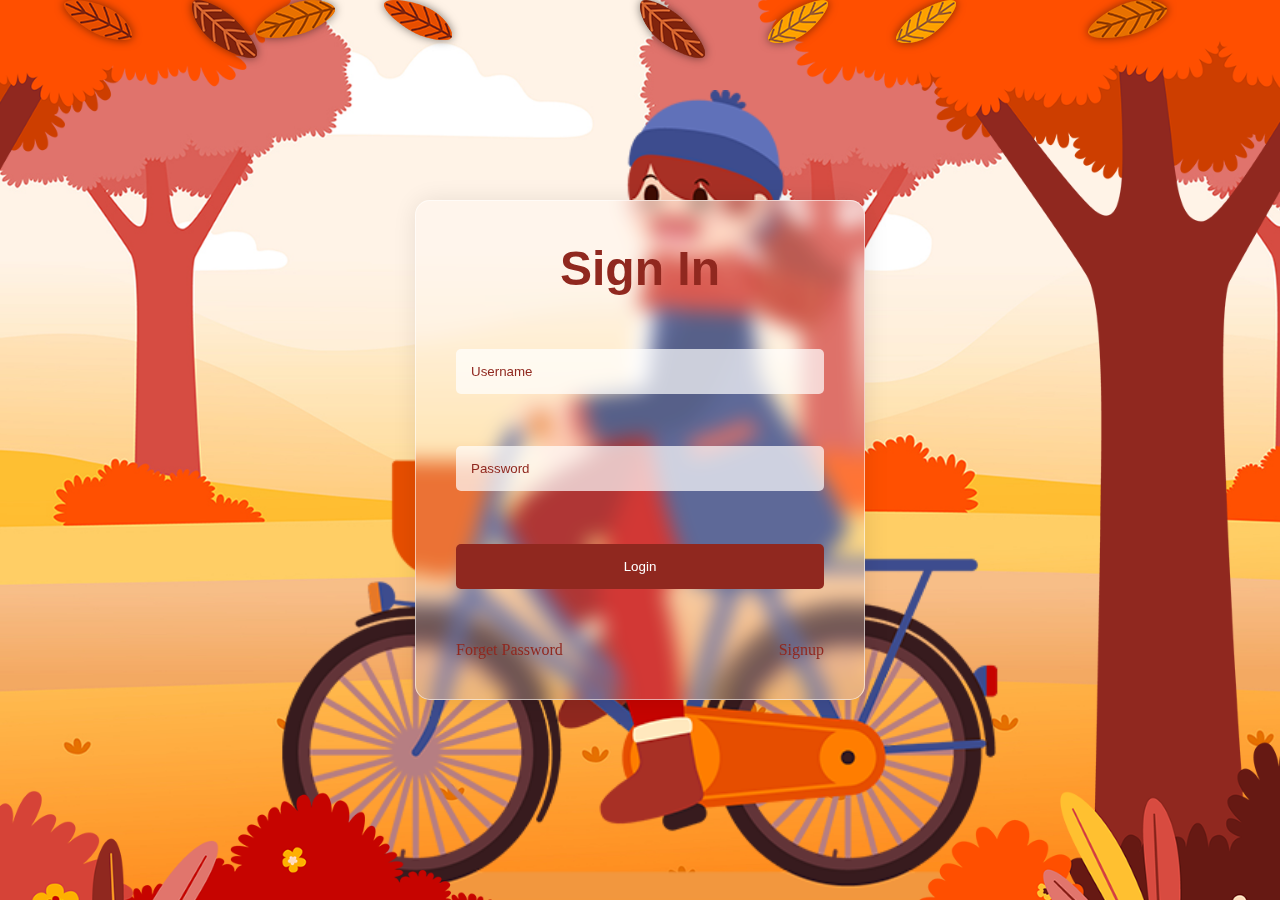
<file: Animated Glassmorphism Login Page/index.html>
<!DOCTYPE html>
<html lang="en">
  <head>
    <meta charset="UTF-8" />
    <title>Animated Glassmorphism Login Page</title>
    <link rel="stylesheet" href="style.css" />
  </head>
  <body>
    <section>
      <div class="leaves">
        <div class="set">
          <div><img src="leaf_01.png" /></div>
          <div><img src="leaf_02.png" /></div>
          <div><img src="leaf_03.png" /></div>
          <div><img src="leaf_04.png" /></div>
          <div><img src="leaf_01.png" /></div>
          <div><img src="leaf_02.png" /></div>
          <div><img src="leaf_03.png" /></div>
          <div><img src="leaf_04.png" /></div>
        </div>
      </div>
      <img src="bg.jpg" class="bg" />
      <img src="girl.png" class="girl" />
      <img src="trees.png" class="trees" />
      <div class="login">
        <h2>Sign In</h2>
        <div class="inputBox">
          <input type="text" placeholder="Username" />
        </div>
        <div class="inputBox">
          <input type="password" placeholder="Password" />
        </div>
        <div class="inputBox">
          <input type="submit" value="Login" id="btn" />
        </div>
        <div class="group">
          <a href="#" class="forget">Forget Password</a>
          <a href="#">Signup</a>
        </div>
      </div>
    </section>
  </body>
</html>
</file>
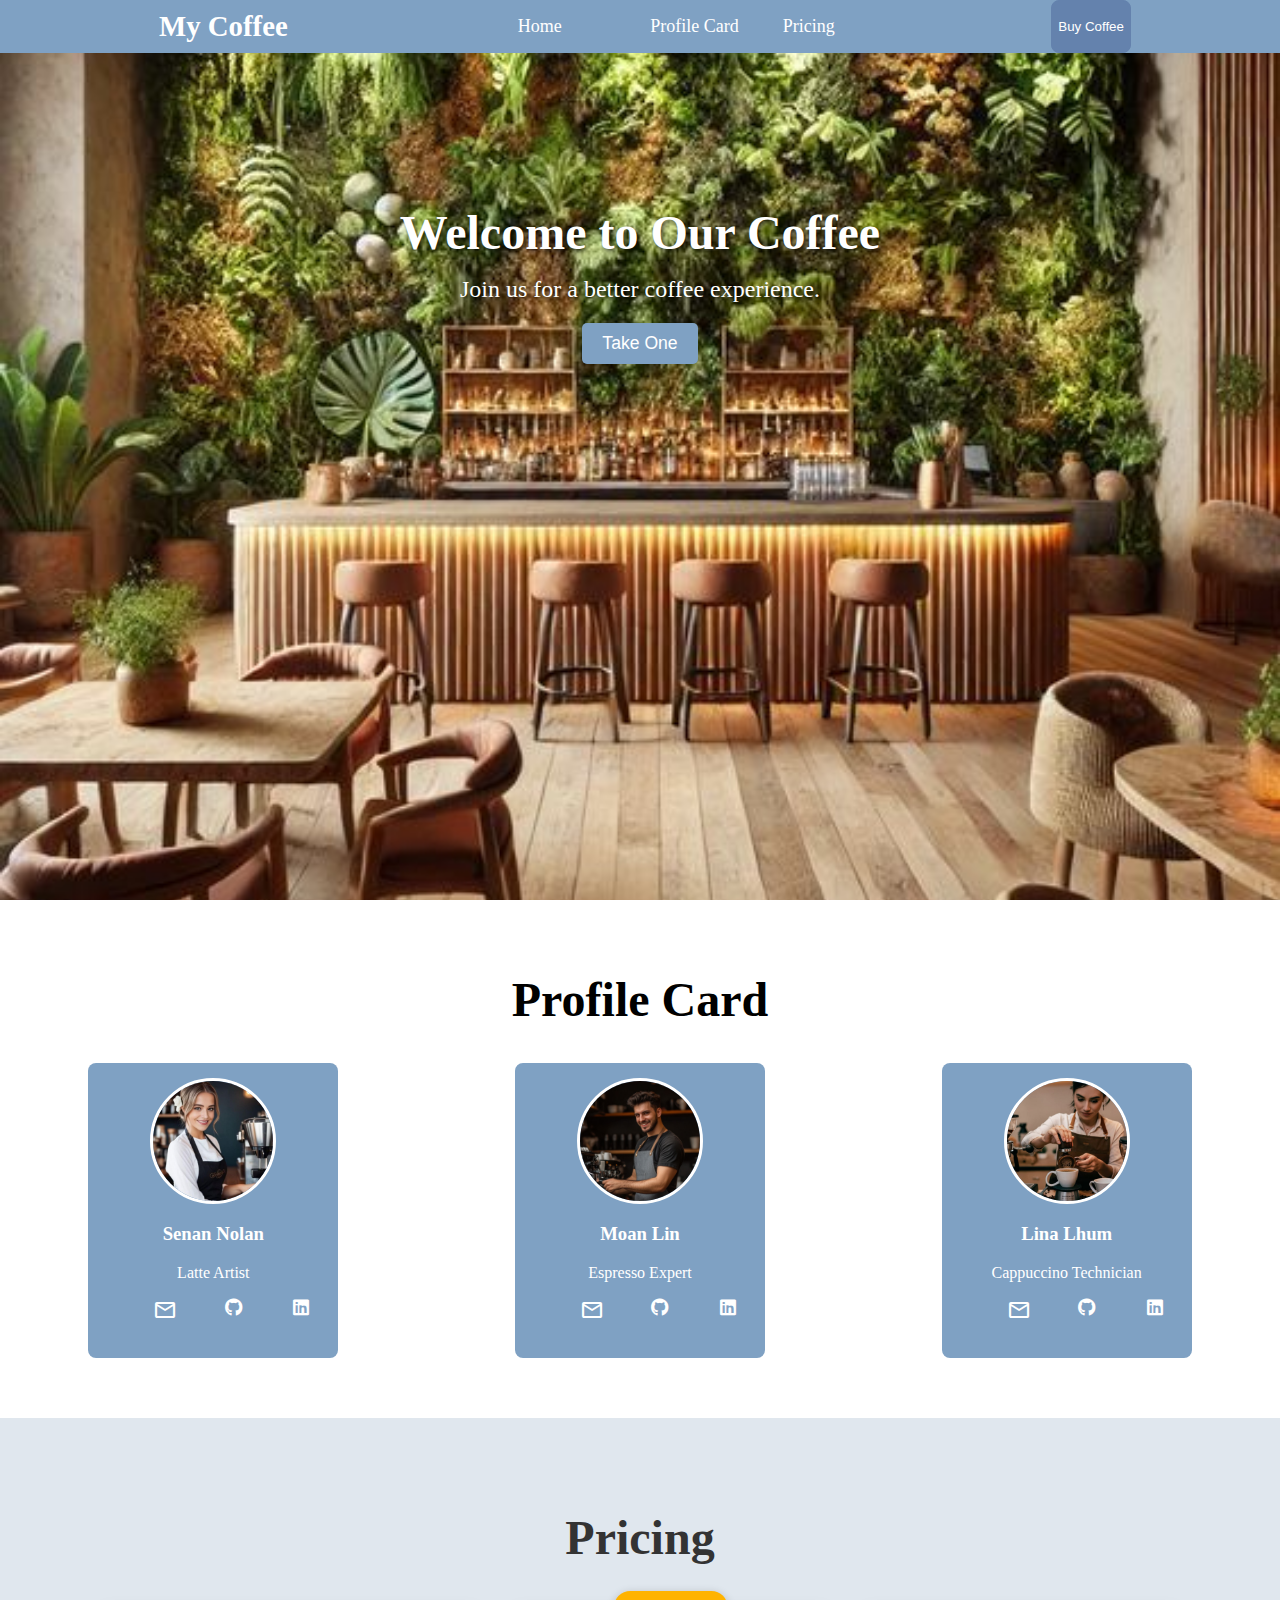
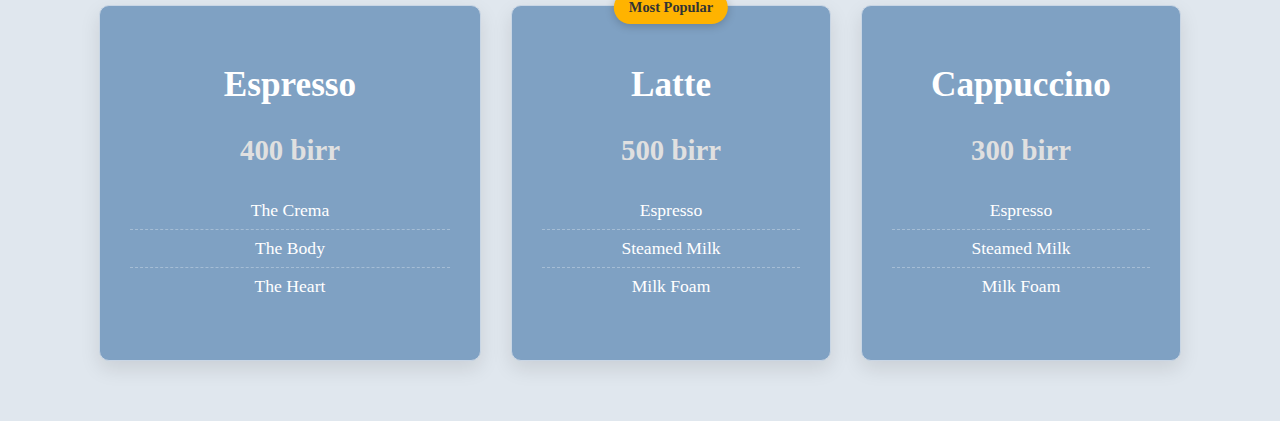
<file: CSS01/index.html>
<!DOCTYPE html>
<html lang="en">
  <head>
    <meta charset="UTF-8" />
    <meta name="viewport" content="width=device-width, initial-scale=1.0" />
    <title>Coffee Shop</title>
    <style>
      body {
        margin: 0;
        padding: 0;
        box-sizing: border-box;
      }
      header {
        background-color: #7fa1c3;
        color: white;
      }
      .navbar-container {
        width: 90%;
        max-width: 1200px;
        margin: 0 auto;
        padding: 0 15px;
      }
      header nav {
        display: flex;
        justify-content: space-around;
      }
      .site-logo {
        font-size: 1.8rem;
        font-weight: bold;
        color: white;
        text-decoration: none;
        padding: 10px;
      }
      .site-logo:hover {
        background-color: #6482ad;
      }
      ul {
        display: grid;
        grid-template-columns: repeat(3, 1fr);
        gap: 1.5rem;
      }
      ul li {
        list-style-type: none;
      }
      ul li a {
        color: white;
        text-decoration: none;
        font-size: large;
        padding: 10px;
        transition: ease-in-out;
      }
      ul li a:hover {
        background-color: #6482ad;
      }
      ul li i:hover {
        background-color: #6482ad;
      }
      .hero-bg {
        position: absolute;
        z-index: -1;
        top: 0;
        left: 0;
        width: 100%;
        height: 100%;
        object-fit: cover;
        object-position: center;
      }
      .hero-section {
        position: relative;
        height: 100vh;
      }
      h1 {
        font-size: 3rem;
        margin-bottom: 1rem;
        font-weight: bolder;
      }
      .main {
        display: flex;
        flex-direction: column;
        justify-content: center;
        align-items: center;
        height: 100%;
        z-index: 1;
        text-align: start;
        padding: 20px;
        color: white;
        margin-top: 100px;
      }
      .main h1 {
        font-size: 3rem;
        margin-bottom: 1rem;
        text-shadow: 2px 2px 4px rgba(0, 0, 0, 0.7);
      }
      .main p {
        font-size: 1.5rem;
        max-width: 700px;
        margin: 0 auto 20px auto;
        text-shadow: 2px 2px 4px rgba(0, 0, 0, 0.7);
      }
      .main button {
        padding: 10px 20px;
        font-size: 1.1rem;
        background-color: #7fa1c3;
        color: white;
        border: none;
        border-radius: 5px;
        cursor: pointer;
        transition: background-color 0.3s ease;
      }
      .main button:hover {
        background-color: #6482ad;
      }
      .sign-in-button {
        background-color: #6482ad;
        color: white;
        border: 1px solid #6482ad;
        border-radius: 8px;
        max-height: 90%;
      }
      .sign-in-button:hover {
        background-color: #7fa1c3;
      }
      .team {
        padding: 40px 0;
      }
      .team .container {
        display: flex;
        flex-wrap: wrap;
        justify-content: space-around;
      }
      .team h1 {
        text-align: center;
      }
      .profile-card {
        background-color: #7fa1c3;
        color: white;
        text-align: center;
        max-width: 25%;
        border-radius: 8px;
        padding: 15px;
        margin: 20px;
      }

      .profile-card:hover {
        transform: translateY(-5px);
        box-shadow: 0 10px 25px rgba(0, 0, 0, 0.3);
      }

      .profile-card .user-image {
        width: 120px;
        height: 120px;
        border-radius: 50%;
        overflow: hidden;
        margin: 0 auto 15px auto;
        border: 3px solid white;
      }

      .profile-card .user-image img {
        width: 100%;
        height: 100%;
        object-fit: cover;
        display: block;
      }

      h1 {
        text-align: center;
      }

      .user-links a[href^="senan"] {
        color: white;
        transition: color 0.3s;
      }

      .user-links a[href^="senan"]:hover {
        color: #ffb300;
      }
      .pricing-table {
        padding: 60px 0;
        background-color: #e0e7ee;
      }
      .pricing-table h1 {
        color: #333;
        margin-bottom: 40px;
      }

      .pricing-table .container {
        display: flex;
        justify-content: center;
        flex-wrap: wrap; /* Allows plans to wrap to the next line on smaller screens */
        gap: 30px; /* Spacing between plans */
      }
      .plan {
        flex-basis: 300px;
        flex-grow: 1;
        flex-shrink: 1;
        max-width: 320px;

        box-sizing: border-box; /* for all plans  */
        padding: 30px;
        border: 1px solid #c9d6e5;
        border-radius: 10px;
        box-shadow: 0 8px 20px rgba(0, 0, 0, 0.1);
        text-align: center;
        background-color: #7fa1c3;
        color: white;
        transition: transform 0.3s ease-in-out, box-shadow 0.3s ease-in-out;
        position: relative;
        overflow: visible;
      }

      .plan:hover {
        transform: translateY(-7px); /* Lifts plan on hover */
        box-shadow: 0 12px 25px rgba(0, 0, 0, 0.2); /* Stronger shadow on hover */
      }
      .plan:first-child {
        box-sizing: content-box;
      }
      .plan h2 {
        font-size: 2.2rem;
        margin-bottom: 10px;
        color: white;
        position: relative;
        cursor: help;
      }

      .plan p {
        font-size: 1.8rem;
        font-weight: bold;
        margin-bottom: 25px;
        color: #e0e0e0;
      }
      .pricing-table .plan ul {
        list-style: none;
        padding: 0;
        margin: 0 0 25px 0;
        display: block; /* Ensures list items stack vertically, overriding any global ul flex/grid */
      }

      .plan ul li {
        font-size: 1.1rem;
        padding: 8px 0;
        border-bottom: 1px dashed rgba(255, 255, 255, 0.3);
      }

      .plan ul li:last-child {
        border-bottom: none; /* No border on the last item */
      }

      /* Pseudo-element (::before) for "Most Popular" badge on the middle plan */
      .plan:nth-child(2)::before {
        content: "Most Popular";
        position: absolute;
        top: -15px; /* Positions it slightly above the card */
        left: 50%;
        transform: translateX(-50%);
        background-color: #ffb300;
        color: #333;
        padding: 8px 15px;
        border-radius: 20px;
        font-weight: bold;
        font-size: 0.9em;
        box-shadow: 0 2px 10px rgba(0, 0, 0, 0.2);
        z-index: 10; /* to ensure it's on top */
      }

      /* Tooltip-style hover effect using ::after and data-attribute */
      .plan h2::after {
        content: attr(
          data-tooltip
        ); /* gets tooltip text from the data-tooltip attribute in HTML */
        position: absolute;
        bottom: 100%; /* Positions it directly above the h2 */
        left: 50%;
        transform: translateX(-50%); /* Centers the tooltip horizontally */
        background-color: #333;
        color: white;
        padding: 8px 12px;
        border-radius: 5px;
        font-size: 0.9rem;
        white-space: nowrap; /* it prevents text from wrapping */
        opacity: 0; /* Starts hidden */
        visibility: hidden; /* Starts hidden */
        transition: opacity 0.3s ease, bottom 0.3s ease, visibility 0.3s ease;
        z-index: 20; /* to ensure it's on top of other elements */
        pointer-events: none;
      }

      .plan h2:hover::after {
        opacity: 1;
        visibility: visible; /* Makes visible on hover */
        bottom: calc(100% + 10px); /* Moves up slightly when shown */
      }

      /*media query*/
      /*  styles to be applied  on smaller screens */
      @media (max-width: 768px) {
        header nav {
          flex-direction: column; /* to stack nav items vertically */
          align-items: flex-start;
        }

        .navbar-container {
          padding: 10px;
        }

        .main {
          margin-top: 50px; /* to adjust margin for hero section */
          text-align: center; /* Center text */
        }

        .profile-card {
          max-width: 90%; /* to make profile cards wider on small screens */
          margin: 10px auto; /* Center the profile cards */
        }

        .team .container {
          flex-direction: column; /* to stack profile cards vertically */
          align-items: center; /* Center align cards */
        }

        .pricing-table .container {
          grid-template-columns: 1fr; /* to stack pricing plans vertically */
        }

        .plan {
          margin: 10px 0; /* to adjust margin for plans */
        }

        h1 {
          font-size: 2.5rem; /* to reduce font size for h1 */
        }

        .main h1 {
          font-size: 2.5rem; /* to adjust the size of the hero header  */
        }

        .user-links ul {
          flex-direction: row; /* to align social icons in a row */
          justify-content: center; /* Center align */
        }

        .user-links li {
          margin: 0 5px; /* Adjust margin between icons */
        }
      }
    </style>
    <link
      rel="stylesheet"
      href="https://fonts.googleapis.com/css2?family=Material+Symbols+Outlined:opsz,wght,FILL,GRAD@24,400,0,0&icon_names=mail"
    />
    <link
      rel="stylesheet"
      href="https://cdnjs.cloudflare.com/ajax/libs/font-awesome/6.0.0-beta3/css/all.min.css"
    />
  </head>
  <body>
    <!--Exercise 3 of the challenge-->
    <section class="hero-section">
      <div class="container">
        <header>
          <div class="navbar-container">
            <nav>
              <a href="#home" class="site-logo">My Coffee</a>
              <ul class="nav-links">
                <li><a href="#Section-one">Home</a></li>
                <li><a href="#team">Profile Card</a></li>
                <li><a href="#pricing-table">Pricing</a></li>
              </ul>
              <button class="sign-in-button">Buy Coffee</button>
            </nav>
          </div>
        </header>
        <div class="main">
          <h1>Welcome to Our Coffee</h1>
          <p>Join us for a better coffee experience.</p>
          <button>Take One</button>
        </div>
        <img
          src="images/cooffee.jpg"
          class="hero-bg"
          alt="Coffee shop interior background"
        />
      </div>
    </section>
    <!--Exercise 1 of the challenge-->
    <section class="team" id="team">
      <h1>Profile Card</h1>
      <div class="container">
        <div class="profile-card">
          <div class="user-image">
            <img src="images/Barista2.jpg" alt="photographer" />
          </div>
          <div class="user-info">
            <h3 class="user-name">Senan Nolan</h3>
            <p class="job-title">Latte Artist</p>
            <div class="user-links">
              <ul class="links">
                <li class="link">
                  <a href="senan@example.com"
                    ><span class="material-symbols-outlined"> mail </span></a
                  >
                </li>
                <li class="link">
                  <a href=""><i class="fa-brands fa-github"></i></a>
                </li>
                <li class="link">
                  <a href=""><i class="fa-brands fa-linkedin"></i></a>
                </li>
              </ul>
            </div>
          </div>
        </div>
        <div class="profile-card">
          <div class="user-image">
            <img src="images/Barista1.jpg" alt="photographer" />
          </div>
          <div class="user-info">
            <h3 class="user-name">Moan Lin</h3>
            <p class="job-title">Espresso Expert</p>
            <div class="user-links">
              <ul class="links">
                <li class="link">
                  <a href="moanlin@example.com"
                    ><span class="material-symbols-outlined"> mail </span></a
                  >
                </li>
                <li class="link">
                  <a href=""> <i class="fa-brands fa-github"></i></a>
                </li>

                <li class="link">
                  <a href=""> <i class="fa-brands fa-linkedin"></i></a>
                </li>
              </ul>
            </div>
          </div>
        </div>
        <div class="profile-card">
          <div class="user-image">
            <img src="images/Barista3.jpg" alt="photographer" />
          </div>
          <div class="user-info">
            <h3 class="user-name">Lina Lhum</h3>
            <p class="job-title">Cappuccino Technician</p>
            <div class="user-links">
              <ul class="links">
                <li class="link">
                  <a href="lina@example.com"
                    ><span class="material-symbols-outlined"> mail </span></a
                  >
                </li>
                <li class="link">
                  <a href=""><i class="fa-brands fa-github"></i></a>
                </li>
                <li class="link">
                  <a href=""><i class="fa-brands fa-linkedin"></i></a>
                </li>
              </ul>
            </div>
          </div>
        </div>
      </div>
    </section>
    <!--Exercise 2 of the challenge-->
    <section class="pricing-table" id="pricing-table">
      <h1>Pricing</h1>
      <div class="container">
        <div class="plan">
          <h2 data-tooltip="A rich, concentrated shot of pure coffee essence.">
            Espresso
          </h2>
          <p>400 birr</p>
          <ul>
            <li>The Crema</li>
            <li>The Body</li>
            <li>The Heart</li>
          </ul>
        </div>
        <div class="plan">
          <h2 data-tooltip="Our most popular milky coffee, smooth and creamy.">
            Latte
          </h2>
          <p>500 birr</p>
          <ul>
            <li>Espresso</li>
            <li>Steamed Milk</li>
            <li>Milk Foam</li>
          </ul>
        </div>
        <div class="plan">
          <h2
            data-tooltip="A classic coffee with balanced espresso, milk, and foam."
          >
            Cappuccino
          </h2>
          <p>300 birr</p>
          <ul>
            <li>Espresso</li>
            <li>Steamed Milk</li>
            <li>Milk Foam</li>
          </ul>
        </div>
      </div>
    </section>
  </body>
</html>
</file>
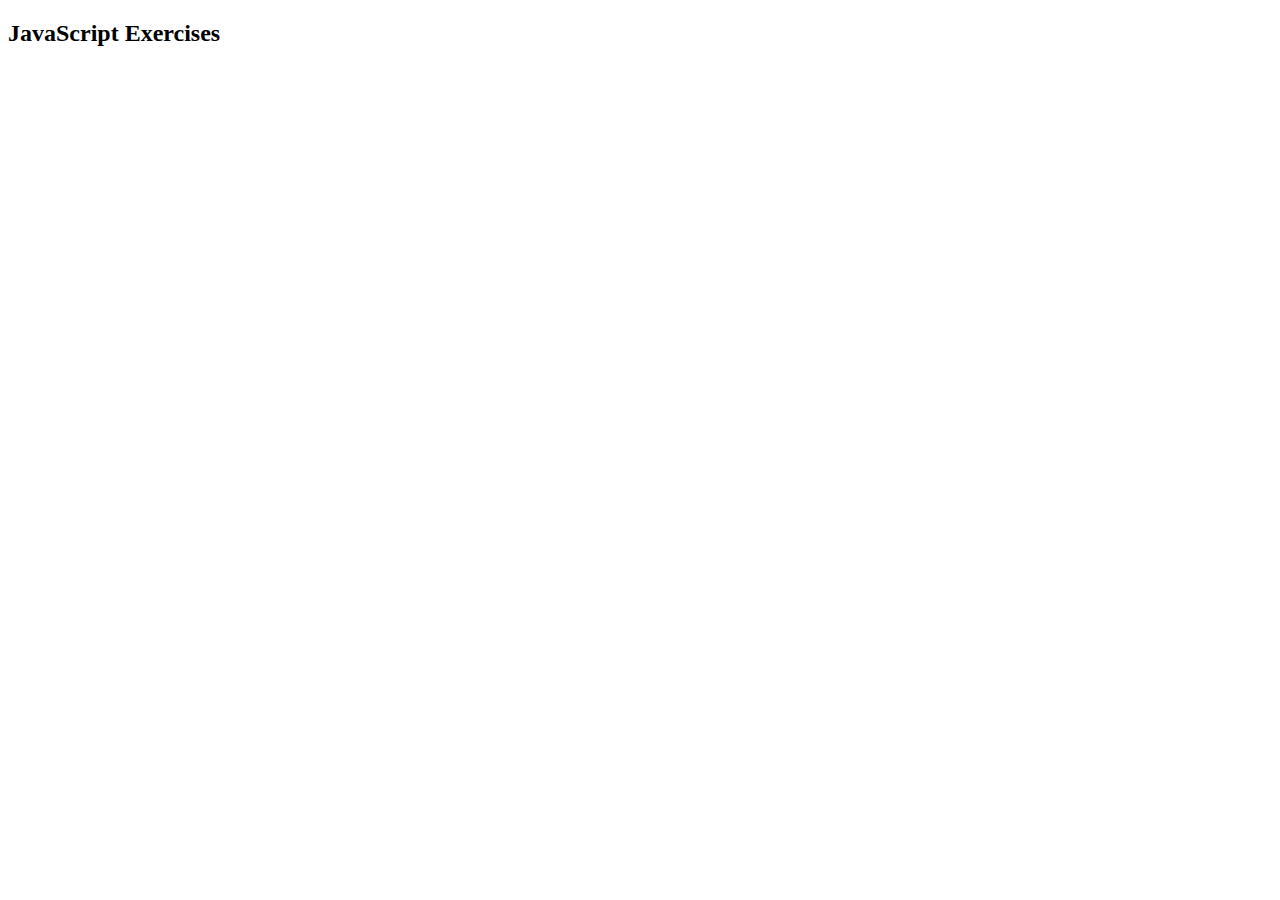
<file: JavaScript Exercises/index.html>
<!DOCTYPE html>
<html lang="en">
  <head>
    <meta charset="UTF-8" />
    <meta name="viewport" content="width=device-width, initial-scale=1.0" />
    <title>Document</title>
    <script src="script.js"></script>
  </head>
  <body>
    <h2>JavaScript Exercises</h2>
  </body>
</html>
</file>
<file: Animated Glassmorphism Login Page/style.css>
/* Name: Bezawit  Yeshiwas
  Animations: girlRidingBike, fallingleaves and Login */
* {
  margin: 0;
  padding: 0;
  box-sizing: border-box;
}

body {
  height: 100vh;
  overflow: hidden;
}

section {
  position: relative;
  width: 100%;
  height: 100vh;
  overflow: hidden;
}

.bg {
  height: 100vh;
  width: 100%;
  object-fit: cover;
  position: absolute;
  top: 0;
  left: 0;
  z-index: 1;
}

.trees {
  position: absolute;
  left: 0;
  top: 0;
  height: 100vh;
  width: 100%;
  object-fit: cover;
  z-index: 3;
}

.girl {
  position: absolute;
  bottom: 0;
  left: 50%;
  transform: translateX(-50%);
  height: 90%;
  object-fit: contain;
  z-index: 2;

  animation: girlRidingBike 8s ease-in-out infinite;
}

@keyframes girlRidingBike {
  0% {
    transform: translateX(150%) translateY(0);
  }
  5% {
    transform: translateX(135%) translateY(0);
  }
  10% {
    transform: translateX(120%) translateY(0);
  }
  15% {
    transform: translateX(105%) translateY(0);
  }
  20% {
    transform: translateX(90%) translateY(0);
  }
  25% {
    transform: translateX(75%) translateY(0);
  }
  30% {
    transform: translateX(60%) translateY(0);
  }
  35% {
    transform: translateX(45%) translateY(0);
  }
  40% {
    transform: translateX(30%) translateY(0);
  }
  45% {
    transform: translateX(15%) translateY(0);
  }
  50% {
    transform: translateX(0%) translateY(0);
  }
  55% {
    transform: translateX(-15%) translateY(0);
  }
  60% {
    transform: translateX(-30%) translateY(0);
  }
  65% {
    transform: translateX(-45%) translateY(0);
  }
  70% {
    transform: translateX(-60%) translateY(0);
  }
  75% {
    transform: translateX(-75%) translateY(0);
  }
  80% {
    transform: translateX(-90%) translateY(0);
  }
  85% {
    transform: translateX(-105%) translateY(0);
  }
  90% {
    transform: translateX(-120%) translateY(0);
  }
  95% {
    transform: translateX(-135%) translateY(0);
  }
  100% {
    transform: translateX(-150%) translateY(0);
  }
}

.leaves {
  position: absolute;
  top: 0;
  left: 0;
  width: 100%;
  height: 100%;
  pointer-events: none;
  z-index: 4;
}

.leaves .set {
  position: absolute;
  width: 100%;
  height: 100%;
  top: 0;
  left: 0;
}

.leaves .set div {
  position: absolute;
  display: block;
}

.leaves .set div img {
  filter: drop-shadow(0 0 5px rgba(0, 0, 0, 0.5));
}

/*  leaf animations */
.leaves .set div:nth-child(1) {
  left: 20%;
  animation: fallingleaves 15s linear infinite;
  animation-delay: -2s;
}
.leaves .set div:nth-child(2) {
  left: 50%;
  animation: fallingleaves 12s linear infinite;
  animation-delay: -5s;
}
.leaves .set div:nth-child(3) {
  left: 70%;
  animation: fallingleaves 18s linear infinite;
  animation-delay: -8s;
}
.leaves .set div:nth-child(4) {
  left: 5%;
  animation: fallingleaves 14s linear infinite;
  animation-delay: -11s;
}
.leaves .set div:nth-child(5) {
  left: 85%;
  animation: fallingleaves 16s linear infinite;
  animation-delay: -14s;
}
.leaves .set div:nth-child(6) {
  left: 15%;
  animation: fallingleaves 13s linear infinite;
  animation-delay: -3s;
}
.leaves .set div:nth-child(7) {
  left: 60%;
  animation: fallingleaves 17s linear infinite;
  animation-delay: -6s;
}
.leaves .set div:nth-child(8) {
  left: 30%;
  animation: fallingleaves 10s linear infinite;
  animation-delay: -9s;
}

@keyframes fallingleaves {
  0% {
    opacity: 1;
    top: -10%;
    transform: translateX(0) rotateZ(0deg);
  }
  20% {
    transform: translateX(20px) rotateZ(90deg);
  }
  40% {
    transform: translateX(-20px) rotateZ(180deg);
  }
  60% {
    transform: translateX(20px) rotateZ(270deg);
  }
  80% {
    transform: translateX(-20px) rotateZ(360deg);
  }
  100% {
    opacity: 0;
    top: 110%;
    transform: translateX(0) rotateZ(720deg);
  }
}

.login {
  position: absolute;
  left: 50%;
  top: 50%;
  transform: translate(-50%, -50%);
  display: flex;
  flex-direction: column;
  justify-content: space-between;
  align-items: center;
  gap: 20px;
  background-color: rgba(255, 255, 255, 0.208);
  backdrop-filter: blur(10px);
  width: 450px;
  height: 500px;
  padding: 40px;
  border-radius: 15px;
  border: 0.5px solid rgba(255, 255, 255, 0.56);
  box-shadow: 1px 1px 25px rgba(0, 0, 0, 0.097);
  z-index: 5;

  animation: Login 6s ease-in-out infinite;
}

@keyframes Login {
  0% {
    transform: translate(-50%, -50%) translateY(0);
  }
  50% {
    transform: translate(-50%, -50%) translateY(-10px);
  }
  100% {
    transform: translate(-50%, -50%) translateY(0);
  }
}

.login div {
  width: 100%;
}

h2 {
  width: 100%;
  text-align: center;
  color: #90281f;
  font-size: 3rem;
  font-family: "Poppins", sans-serif;
}

.inputBox input {
  width: 100%;
  padding: 15px;
  border-radius: 5px;
  border: none;
  color: #90281f;
  outline: none;
  text-transform: capitalize;
  background-color: rgba(255, 255, 255, 0.7);
}

.inputBox input::placeholder {
  color: #90281f;
}

#btn {
  background-color: #90281f;
  color: white;
  cursor: pointer;
  transition: 0.3s ease;
}

#btn:hover {
  opacity: 0.8;
  transform: scale(1.02);
}

.group {
  display: flex;
  justify-content: space-between;
  align-items: center;
}

.group a {
  color: #90281f;
  text-decoration: none;
  transition: 0.3s ease;
}

.group a:hover {
  text-decoration: underline;
}

.forget {
  text-decoration: none;
}
</file>
